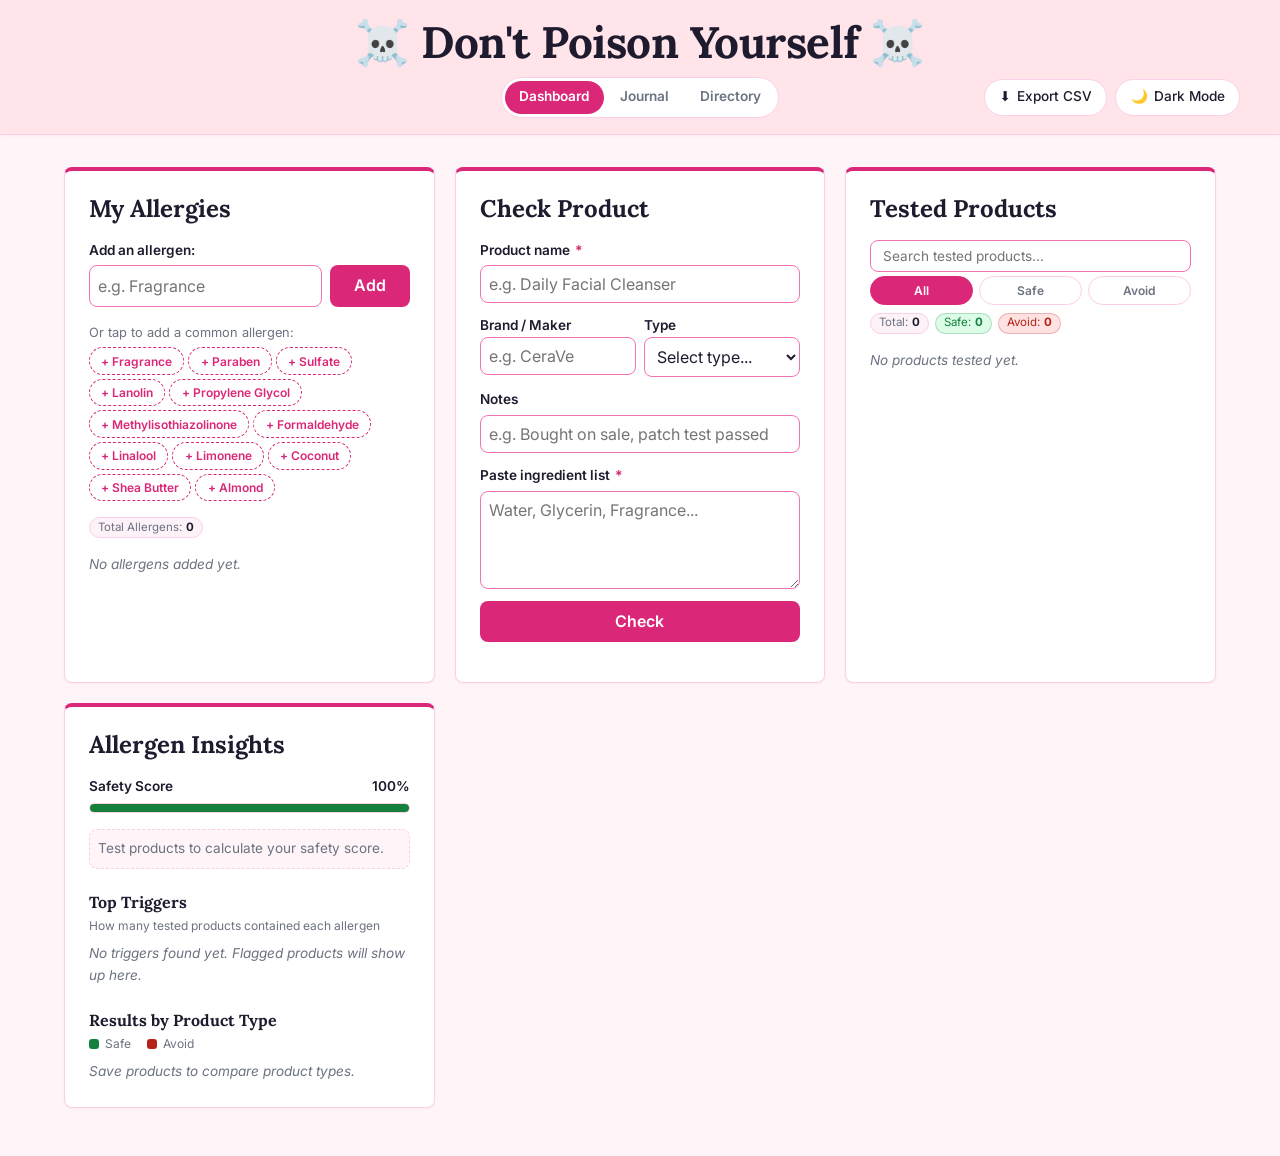
<file: index.html>
<!DOCTYPE html>
<html lang="en">
<head>
    <meta charset="UTF-8">
    <meta name="viewport" content="width=device-width, initial-scale=1.0">
    <title>☠️ Don't Poison Yourself ☠️ | Allergen Dashboard</title>
    <link rel="stylesheet" href="css/styles.css">
</head>
<body>
    <a href="#main-content" class="skip-link">Skip to content</a>

        <!-- Header & Navigation -->
    <header class="dashboard-header">
        <div class="header-content">
            <h1>
                <span aria-hidden="true">☠️</span> Don't Poison Yourself
                <span class="title-skull-end" aria-hidden="true">☠️</span>
            </h1>

            <div class="header-actions">
                <button type="button" id="export-btn" class="header-btn" aria-label="Export your data as a CSV file">
                    <span aria-hidden="true">⬇</span>
                    <span class="btn-text">Export CSV</span>
                </button>
                <button type="button" id="theme-toggle" class="header-btn" aria-label="Toggle dark mode">
                    <span class="show-when-light" aria-hidden="true">🌙</span>
                    <span class="show-when-dark" aria-hidden="true">☀️</span>
                    <span class="btn-text show-when-light">Dark Mode</span>
                    <span class="btn-text show-when-dark">Light Mode</span>
                </button>
            </div>

            <nav class="nav-links" aria-label="Pages">
                <a href="index.html" class="nav-link">Dashboard</a>
                <a href="journal.html" class="nav-link">Journal</a>
                <a href="directory.html" class="nav-link">Directory</a>
            </nav>
        </div>
    </header>
    
    <!-- Main Dashboard Container -->
    <main id="main-content" class="dashboard-grid">

        <!-- Widget 1: My Allergies -->
        <section class="widget">
            <h2>My Allergies</h2>
            <form id="allergen-form">
                <label for="allergen-input">Add an allergen:</label>
                <div class="input-row">
                    <input type="text" id="allergen-input" placeholder="e.g. Fragrance" required>
                    <button type="submit">Add</button>
                </div>
            </form>
            <p class="quick-add-label">Or tap to add a common allergen:</p>
            <div id="quick-add-list"></div>
            <div id="allergen-stats"></div>
            <ul id="allergen-list"></ul>
        </section>

        <!-- Widget 2: Check Product -->
        <section class="widget">
            <h2>Check Product</h2>
            <form id="checker-form">
                <label for="product-name">Product name <span class="required-star">*</span></label>
                <input type="text" id="product-name" placeholder="e.g. Daily Facial Cleanser" required>

                <div class="form-row">
                    <div class="form-group">
                        <label for="product-brand">Brand / Maker</label>
                        <input type="text" id="product-brand" placeholder="e.g. CeraVe">
                    </div>
                    <div class="form-group">
                        <label for="product-category">Type</label>
                        <select id="product-category">
                            <option value="">Select type...</option>
                            <option value="Skincare">Skincare</option>
                            <option value="Haircare">Haircare</option>
                            <option value="Body & Soap">Body & Soap</option>
                            <option value="Makeup">Makeup</option>
                            <option value="Household">Household</option>
                            <option value="Other">Other</option>
                        </select>
                    </div>
                </div>

                <label for="product-notes">Notes</label>
                <input type="text" id="product-notes" placeholder="e.g. Bought on sale, patch test passed">

                <label for="ingredients-input">Paste ingredient list <span class="required-star">*</span></label>
                <textarea id="ingredients-input" rows="4" placeholder="Water, Glycerin, Fragrance..." required></textarea>

                <button type="submit">Check</button>
            </form>
            <div id="checker-result"></div>
        </section>

        <!-- Widget 3: Tested Products -->
        <section class="widget">
            <h2>Tested Products</h2>

            <!-- Search & Filter Controls -->
            <div class="history-controls">
                <input type="text" id="history-search" placeholder="Search tested products...">
                <div class="filter-btn-group">
                    <button type="button" class="filter-btn active" data-filter="all">All</button>
                    <button type="button" class="filter-btn filter-safe-btn" data-filter="safe">Safe</button>
                    <button type="button" class="filter-btn filter-avoid-btn" data-filter="avoid">Avoid</button>
                </div>
            </div>

            <!-- Stats Row -->
            <div id="history-stats"></div>

            <!-- Tested Products List -->
            <ul id="history-list"></ul>
        </section>

        <!-- Widget 4: Allergen Insights -->
        <section class="widget" id="insights-widget">
            <h2>Allergen Insights</h2>
            <div class="safety-gauge-container">
                <div class="safety-gauge-header">
                    <span>Safety Score</span>
                    <span id="safety-percent">100%</span>
                </div>
                <div class="gauge-track">
                    <div id="gauge-bar" class="gauge-fill"></div>
                </div>
            </div>
            <div class="insights-summary">
                <p id="top-trigger-text">No trigger ingredients found yet.</p>
            </div>

            <!-- Chart 1: which allergens show up most -->
            <h3 class="chart-title">Top Triggers</h3>
            <p class="chart-subtitle">How many tested products contained each allergen</p>
            <div id="trigger-chart" class="bar-chart"></div>

            <!-- Chart 2: safe vs avoid for each product type -->
            <h3 class="chart-title">Results by Product Type</h3>
            <div class="chart-legend" aria-hidden="true">
                <span><span class="legend-swatch swatch-safe"></span>Safe</span>
                <span><span class="legend-swatch swatch-avoid"></span>Avoid</span>
            </div>
            <div id="category-chart" class="bar-chart"></div>
        </section>

    </main>

    <script src="js/app.js"></script>
</body>
</html>
</file>
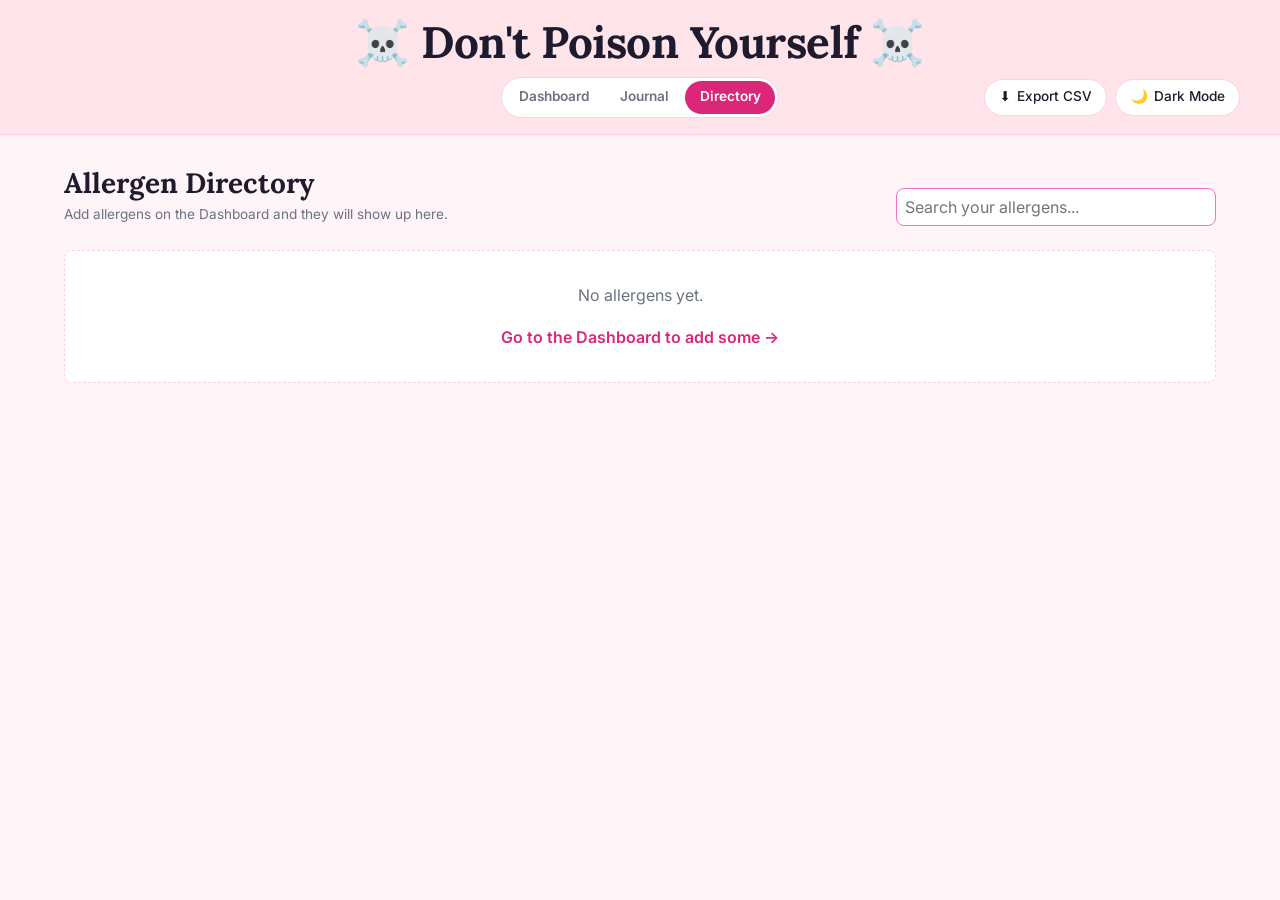
<file: directory.html>
<!DOCTYPE html>
<html lang="en">
<head>
    <meta charset="UTF-8">
    <meta name="viewport" content="width=device-width, initial-scale=1.0">
    <title>☠️ Don't Poison Yourself ☠️ | Allergen Directory</title>
    <link rel="stylesheet" href="css/styles.css">
</head>
<body>
    <a href="#main-content" class="skip-link">Skip to content</a>

        <!-- Header & Navigation -->
    <header class="dashboard-header">
        <div class="header-content">
            <h1>
                <span aria-hidden="true">☠️</span> Don't Poison Yourself
                <span class="title-skull-end" aria-hidden="true">☠️</span>
            </h1>

            <div class="header-actions">
                <button type="button" id="export-btn" class="header-btn" aria-label="Export your data as a CSV file">
                    <span aria-hidden="true">⬇</span>
                    <span class="btn-text">Export CSV</span>
                </button>
                <button type="button" id="theme-toggle" class="header-btn" aria-label="Toggle dark mode">
                    <span class="show-when-light" aria-hidden="true">🌙</span>
                    <span class="show-when-dark" aria-hidden="true">☀️</span>
                    <span class="btn-text show-when-light">Dark Mode</span>
                    <span class="btn-text show-when-dark">Light Mode</span>
                </button>
            </div>

            <nav class="nav-links" aria-label="Pages">
                <a href="index.html" class="nav-link">Dashboard</a>
                <a href="journal.html" class="nav-link">Journal</a>
                <a href="directory.html" class="nav-link">Directory</a>
            </nav>
        </div>
    </header>

    <!-- Allergen Directory Page -->
    <main id="main-content" class="directory-page">

        <section class="directory-intro">
            <div>
                <h2>Allergen Directory</h2>
                <p id="directory-summary" class="page-intro">Everything you need to know about your allergens.</p>
            </div>
            <label for="directory-search" class="visually-hidden">Search your allergens</label>
            <input type="text" id="directory-search" placeholder="Search your allergens...">
        </section>

        <div id="directory-grid" class="directory-grid"></div>

    </main>

    <script src="js/app.js"></script>
</body>
</html>
</file>
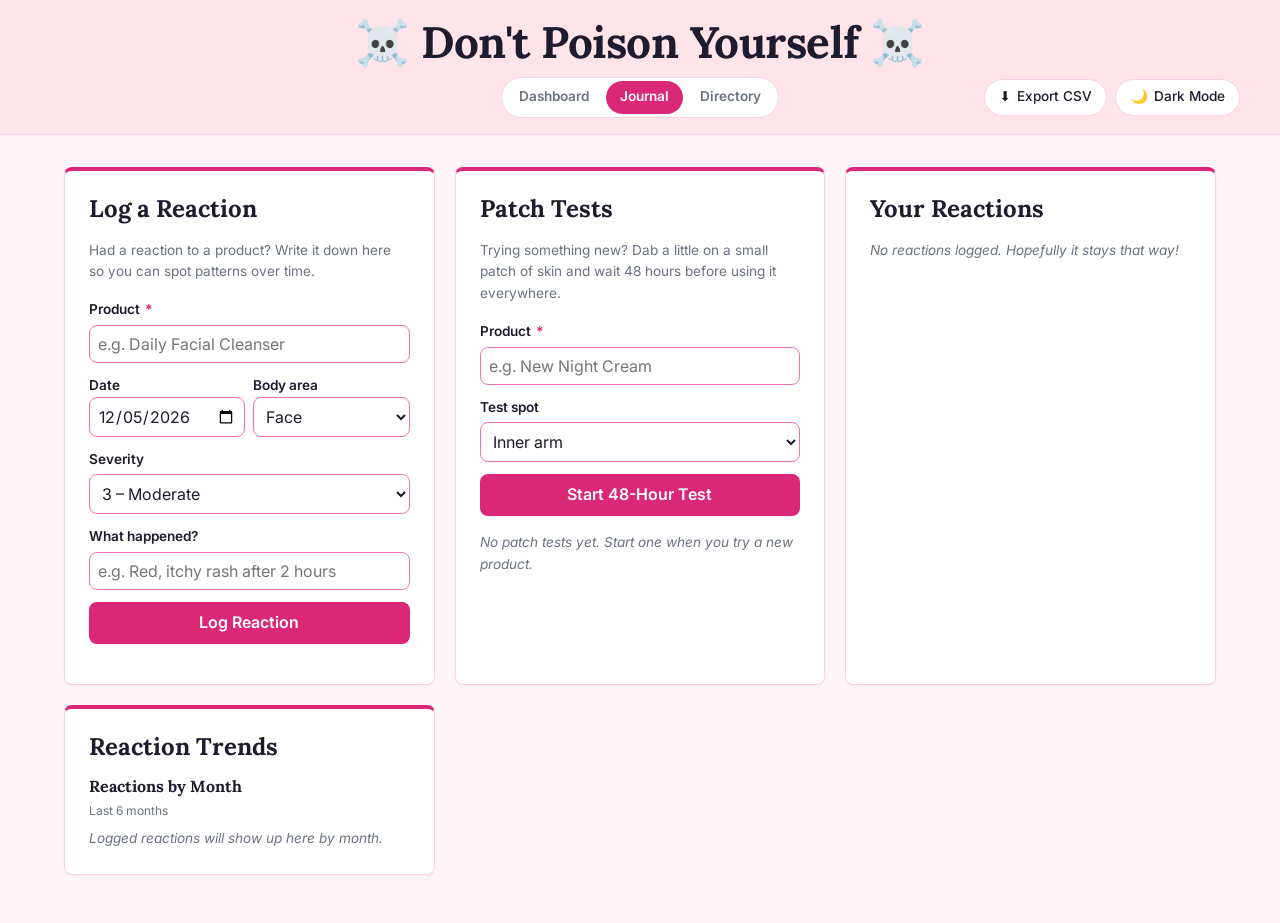
<file: journal.html>
<!DOCTYPE html>
<html lang="en">
<head>
    <meta charset="UTF-8">
    <meta name="viewport" content="width=device-width, initial-scale=1.0">
    <title>☠️ Don't Poison Yourself ☠️ | Reaction Journal</title>
    <link rel="stylesheet" href="css/styles.css">
</head>
<body>
    <a href="#main-content" class="skip-link">Skip to content</a>

        <!-- Header & Navigation -->
    <header class="dashboard-header">
        <div class="header-content">
            <h1>
                <span aria-hidden="true">☠️</span> Don't Poison Yourself
                <span class="title-skull-end" aria-hidden="true">☠️</span>
            </h1>

            <div class="header-actions">
                <button type="button" id="export-btn" class="header-btn" aria-label="Export your data as a CSV file">
                    <span aria-hidden="true">⬇</span>
                    <span class="btn-text">Export CSV</span>
                </button>
                <button type="button" id="theme-toggle" class="header-btn" aria-label="Toggle dark mode">
                    <span class="show-when-light" aria-hidden="true">🌙</span>
                    <span class="show-when-dark" aria-hidden="true">☀️</span>
                    <span class="btn-text show-when-light">Dark Mode</span>
                    <span class="btn-text show-when-dark">Light Mode</span>
                </button>
            </div>

            <nav class="nav-links" aria-label="Pages">
                <a href="index.html" class="nav-link">Dashboard</a>
                <a href="journal.html" class="nav-link">Journal</a>
                <a href="directory.html" class="nav-link">Directory</a>
            </nav>
        </div>
    </header>

    <!-- Reaction Journal Page -->
    <main id="main-content" class="dashboard-grid">

        <!-- Widget 1: Log a Reaction -->
        <section class="widget">
            <h2>Log a Reaction</h2>
            <p class="page-intro">Had a reaction to a product? Write it down here so you can spot patterns over time.</p>
            <form id="reaction-form">
                <label for="reaction-product">Product <span class="required-star">*</span></label>
                <input type="text" id="reaction-product" list="product-suggestions" placeholder="e.g. Daily Facial Cleanser" required>
                <datalist id="product-suggestions"></datalist>

                <div class="form-row">
                    <div class="form-group">
                        <label for="reaction-date">Date</label>
                        <input type="date" id="reaction-date" required>
                    </div>
                    <div class="form-group">
                        <label for="reaction-area">Body area</label>
                        <select id="reaction-area">
                            <option value="Face">Face</option>
                            <option value="Scalp">Scalp</option>
                            <option value="Eyes">Eyes</option>
                            <option value="Lips">Lips</option>
                            <option value="Hands">Hands</option>
                            <option value="Body">Body</option>
                            <option value="Other">Other</option>
                        </select>
                    </div>
                </div>

                <label for="reaction-severity">Severity</label>
                <select id="reaction-severity">
                    <option value="1">1 – Mild</option>
                    <option value="2">2 – Noticeable</option>
                    <option value="3" selected>3 – Moderate</option>
                    <option value="4">4 – Strong</option>
                    <option value="5">5 – Severe</option>
                </select>

                <label for="reaction-notes">What happened?</label>
                <input type="text" id="reaction-notes" placeholder="e.g. Red, itchy rash after 2 hours">

                <button type="submit">Log Reaction</button>
            </form>
        </section>

        <!-- Widget 2: Patch Tests -->
        <section class="widget" id="patch-widget">
            <h2>Patch Tests</h2>
            <p class="page-intro">Trying something new? Dab a little on a small patch of skin and wait 48 hours before using it everywhere.</p>
            <form id="patch-form">
                <label for="patch-product">Product <span class="required-star">*</span></label>
                <input type="text" id="patch-product" list="product-suggestions" placeholder="e.g. New Night Cream" required>

                <label for="patch-spot">Test spot</label>
                <select id="patch-spot">
                    <option value="Inner arm">Inner arm</option>
                    <option value="Behind the ear">Behind the ear</option>
                    <option value="Jawline">Jawline</option>
                    <option value="Wrist">Wrist</option>
                    <option value="Other">Other</option>
                </select>

                <button type="submit">Start 48-Hour Test</button>
            </form>
            <ul id="patch-list"></ul>
        </section>

        <!-- Widget 3: Your Reactions -->
        <section class="widget">
            <h2>Your Reactions</h2>
            <div id="reaction-stats"></div>
            <ul id="reaction-list"></ul>
        </section>

        <!-- Widget 4: Reaction Trends -->
        <section class="widget">
            <h2>Reaction Trends</h2>
            <h3 class="chart-title chart-title-first">Reactions by Month</h3>
            <p class="chart-subtitle">Last 6 months</p>
            <div id="reaction-chart" class="bar-chart"></div>
        </section>

    </main>

    <script src="js/app.js"></script>
</body>
</html>
</file>
<file: css/styles.css>
@import url('https://fonts.googleapis.com/css2?family=Inter:wght@400;500;600&family=Lora:wght@400;700&display=swap');

/* =========================================================
   1. RESET
   ========================================================= */
*,
*::before,
*::after {
    box-sizing: border-box;
    margin: 0;
    padding: 0;
}

img {
    max-width: 100%;
    height: auto;
    display: block;
}

/* =========================================================
   2. DESIGN TOKENS
   ========================================================= */
:root {
    /* Pink palette */
    --color-accent: #db2777;
    --color-accent-hover: #be185d;
    --color-accent-light: #fdf2f8;
    --color-accent-border: #fbcfe8;
    --color-danger: #b42318;
    --color-danger-bg: #fee2e2;
    --color-safe: #15803d;
    --color-safe-bg: #dcfce7;
    --color-warning: #eab308;
    --color-text: #1e1b2e;
    --color-muted: #6b7280;
    --color-border: #f472b6;
    --color-bg: #fff5f8;
    --color-surface: #ffffff;
    --color-header-bg: #ffe4e9;

    --radius-md: 8px;
    --radius-pill: 9999px;

    --shadow-sm: 0 1px 3px rgba(219, 39, 119, 0.06);

    --space-xs: 0.25rem;
    --space-sm: 0.5rem;
    --space-md: 1rem;
    --space-lg: 1.5rem;
    --space-xl: 2rem;

    --font-stack: 'Inter', system-ui, -apple-system, sans-serif;
    --font-serif: 'Lora', Georgia, serif;
    --text-base: 1rem;
    --leading-body: 1.6;
    --leading-heading: 1.2;
}

body.theme-dark {
    --color-bg: #141a26;
    --color-surface: #1f2937;
    --color-header-bg: #1a2234;
    --color-text: #f7fafc;
    --color-muted: #a9b4c4;
    --color-border: #2c3648;
    --color-accent: #c9a9f0;
    --color-accent-hover: #b48ee8;
    --color-accent-border: #3b4252;
    --color-accent-light: #2c3648;
    --color-danger: #f97066;
    --color-danger-bg: #3f1d24;
    --color-safe: #86efac;
    --color-safe-bg: #143527;
    --shadow-sm: 0 2px 8px rgba(0, 0, 0, 0.3);
}

/* =========================================================
   3. BASE ELEMENT STYLES
   ========================================================= */
body {
    background-color: var(--color-bg);
    color: var(--color-text);
    font-family: var(--font-stack);
    font-size: var(--text-base);
    line-height: var(--leading-body);
}

h1, h2, h3, h4 {
    font-family: var(--font-serif);
    color: var(--color-text);
    line-height: var(--leading-heading);
}

p {
    margin-bottom: var(--space-md);
}

p:last-child {
    margin-bottom: 0;
}

a {
    color: var(--color-accent);
    text-decoration: none;
}

a:hover {
    text-decoration: underline;
}

:focus-visible {
    outline: 2px solid var(--color-accent);
    outline-offset: 2px;
}

/* Hidden above the page until someone presses Tab (fully off-screen so no sliver shows) */
.skip-link {
    position: absolute;
    top: -100px;
    left: 0;
    background: var(--color-accent);
    color: var(--color-surface);
    padding: 8px 16px;
    z-index: 100;
}

.skip-link:focus {
    top: 0;
}

/* =========================================================
   4. HEADER
   ========================================================= */
.dashboard-header {
    background-color: var(--color-header-bg);
    border-bottom: 1px solid var(--color-accent-border);
    padding: var(--space-md) var(--space-lg);
    margin-bottom: var(--space-xl);
    box-shadow: var(--shadow-sm);
}

/* Title centered on top; page tabs centered underneath, buttons on the right */
.header-content {
    max-width: 1200px;
    margin: 0 auto;
    display: grid;
    grid-template-columns: 1fr auto 1fr;
    grid-template-areas:
        "title title title"
        ".     nav   actions";
    align-items: center;
    gap: var(--space-sm) var(--space-md);
}

.dashboard-header h1 {
    grid-area: title;
    text-align: center;
    font-size: clamp(1.75rem, 4vw, 2.75rem);  /* big on laptops, a bit smaller on tablets */
    font-weight: 700;
    letter-spacing: -0.5px;
}

/* Page tabs: one pill-shaped bar, the current page filled in */
.nav-links {
    grid-area: nav;
    display: flex;
    gap: 2px;
    padding: 3px;
    background-color: var(--color-surface);
    border: 1px solid var(--color-accent-border);
    border-radius: var(--radius-pill);
}

.nav-link {
    font-size: 0.85rem;
    font-weight: 600;
    color: var(--color-muted);
    padding: 0.35rem 0.9rem;
    border-radius: var(--radius-pill);
    text-align: center;
    white-space: nowrap;
    transition: background-color 0.2s ease, color 0.2s ease;
}

.nav-link:hover {
    color: var(--color-accent);
    background-color: var(--color-accent-light);
    text-decoration: none;
}

.nav-link.active,
.nav-link.active:hover {
    color: var(--color-surface);
    background-color: var(--color-accent);
}

/* Export + Dark Mode buttons */
.header-actions {
    grid-area: actions;
    justify-self: end;
    display: flex;
    gap: var(--space-sm);
}

button.header-btn {
    display: inline-flex;
    align-items: center;
    justify-content: center;
    gap: 6px;
    background-color: var(--color-surface);
    color: var(--color-text);
    border: 1px solid var(--color-accent-border);
    padding: 0.4rem 0.9rem;
    font-size: 0.85rem;
    font-weight: 500;
    border-radius: var(--radius-pill);
    white-space: nowrap;
}

button.header-btn:hover {
    background-color: var(--color-accent-light);
    border-color: var(--color-accent);
}

/* Dark mode button shows 🌙 "Dark Mode" in light mode, ☀️ "Light Mode" in dark mode */
.show-when-dark {
    display: none;
}

body.theme-dark .show-when-dark {
    display: inline;
}

body.theme-dark .show-when-light {
    display: none;
}

/* Tablets and phones: tabs on the left, round icon buttons on the right */
@media (max-width: 1000px) {
    .dashboard-header {
        padding: var(--space-md);
        margin-bottom: var(--space-lg);
    }

    .header-content {
        grid-template-columns: 1fr auto;
        grid-template-areas:
            "title title"
            "nav   actions";
    }

    .nav-links {
        justify-self: start;
    }

    .btn-text,
    body.theme-dark .btn-text {
        display: none;
    }

    .dashboard-header h1 {
        font-size: 1.6rem;
    }

    .nav-link {
        padding: 0.35rem 0.5rem;
    }

    button.header-btn {
        width: 38px;
        height: 38px;
        padding: 0;
        font-size: 1rem;
    }
}

/* Very small phones: squeeze the title, tabs and buttons a little more */
@media (max-width: 360px) {
    .dashboard-header h1 {
        font-size: 1.3rem;
    }

    .nav-link {
        font-size: 0.75rem;
        padding: 0.3rem 0.4rem;
    }

    .header-actions {
        gap: var(--space-xs);
    }

    button.header-btn {
        width: 34px;
        height: 34px;
    }
}

/* =========================================================
   5. DASHBOARD LAYOUT & WIDGET CARDS
   ========================================================= */
.dashboard-grid {
    max-width: 1200px;
    margin: 0 auto 3rem;
    padding: 0 var(--space-lg);
    display: grid;
    grid-template-columns: repeat(auto-fit, minmax(300px, 1fr));
    gap: 20px;
}

.widget {
    display: flex;
    flex-direction: column;
    padding: var(--space-lg);
    background-color: var(--color-surface);
    border: 1px solid var(--color-accent-border);
    border-top: 4px solid var(--color-accent);
    border-radius: var(--radius-md);
    box-shadow: var(--shadow-sm);
    transition: transform 0.2s ease;
}

.widget:hover {
    transform: translateY(-2px);
}

.widget h2 {
    margin-bottom: var(--space-md);
}

.empty-state {
    color: var(--color-muted);
    font-style: italic;
    font-size: 0.85rem;
}

/* =========================================================
   6. FORMS & INPUTS
   ========================================================= */
form {
    display: flex;
    flex-direction: column;
    gap: var(--space-xs);
    margin-bottom: var(--space-md);
}

label {
    font-size: 0.85rem;
    font-weight: 600;
    color: var(--color-text);
}

.required-star {
    color: var(--color-accent);
    font-weight: 700;
    margin-left: 2px;
}

input[type="text"],
input[type="date"],
textarea,
select {
    width: 100%;
    padding: var(--space-sm);
    border: 1px solid var(--color-border);
    border-radius: var(--radius-md);
    background-color: var(--color-surface);
    color: var(--color-text);
    font-family: inherit;
    font-size: var(--text-base);
    margin-bottom: var(--space-sm);
}

select {
    cursor: pointer;
}

.input-row {
    display: flex;
    gap: var(--space-sm);
}

.input-row input {
    margin-bottom: 0;
}

/* Two fields side by side */
.form-row {
    display: flex;
    gap: var(--space-sm);
}

.form-group {
    flex: 1;
    display: flex;
    flex-direction: column;
}

/* =========================================================
   7. BUTTONS
   ========================================================= */
button {
    font: inherit;
    font-weight: 600;
    padding: var(--space-sm) var(--space-lg);
    border: none;
    border-radius: var(--radius-md);
    cursor: pointer;
    background-color: var(--color-accent);
    color: #ffffff;
    transition: background-color 0.2s ease;
}

button:hover {
    background-color: var(--color-accent-hover);
}

button:disabled {
    opacity: 0.5;
    cursor: not-allowed;
}

/* Small text-style delete button (tags & history) */
button.delete-btn {
    background: transparent;
    color: var(--color-muted);
    font-size: 0.75rem;
    font-weight: 500;
    padding: 2px 6px;
}

button.delete-btn:hover {
    color: var(--color-danger);
    text-decoration: underline;
}

/* =========================================================
   8. MY ALLERGIES (TAGS + QUICK-ADD)
   ========================================================= */
#allergen-list {
    list-style: none;
    display: flex;
    flex-wrap: wrap;
    gap: var(--space-xs);
    margin-top: var(--space-sm);
}

.allergen-tag {
    display: inline-flex;
    align-items: center;
    background-color: var(--color-accent-light);
    border: 1px solid var(--color-accent-border);
    padding: 0.2rem 0.6rem;
    border-radius: var(--radius-pill);
    font-size: 0.85rem;
    color: var(--color-text);
}

.allergen-tag button.delete-btn {
    font-size: 1.1rem;
    margin-left: 0.25rem;
    padding: 0;
    color: var(--color-danger);
    line-height: 1;
}

.quick-add-label {
    font-size: 0.8rem;
    font-weight: 400;
    color: var(--color-muted);
    margin-bottom: var(--space-xs);
}

#quick-add-list {
    display: flex;
    flex-wrap: wrap;
    gap: var(--space-xs);
    margin-bottom: var(--space-md);
}

button.quick-add-btn {
    background-color: var(--color-surface);
    color: var(--color-accent);
    border: 1px dashed var(--color-accent);
    border-radius: var(--radius-pill);
    padding: 0.2rem 0.7rem;
    font-size: 0.75rem;
}

button.quick-add-btn:hover {
    background-color: var(--color-accent-light);
}

button.quick-add-btn.added {
    background-color: var(--color-accent-light);
    color: var(--color-muted);
    border-style: solid;
    border-color: var(--color-accent-border);
    cursor: default;
}

/* =========================================================
   9. STATS PILLS
   ========================================================= */
.stats-row {
    display: flex;
    flex-wrap: wrap;
    align-items: center;
    gap: 0.35rem;
    margin-bottom: var(--space-sm);
}

.stat-pill {
    display: inline-flex;
    align-items: center;
    gap: 0.25rem;
    font-size: 0.72rem;
    line-height: 1.2;
    color: var(--color-muted);
    background-color: var(--color-accent-light);
    border: 1px solid var(--color-accent-border);
    padding: 0.15rem 0.5rem;
    border-radius: var(--radius-pill);
}

.stat-pill strong {
    color: var(--color-text);
}

.stat-pill.stat-safe {
    background-color: var(--color-safe-bg);
    color: var(--color-safe);
    border-color: rgba(21, 128, 61, 0.25);
}

.stat-pill.stat-avoid {
    background-color: var(--color-danger-bg);
    color: var(--color-danger);
    border-color: rgba(180, 35, 24, 0.25);
}

.stat-pill.stat-safe strong,
.stat-pill.stat-avoid strong {
    color: inherit;
}

/* =========================================================
   10. CHECK PRODUCT RESULTS
   ========================================================= */
.result-alert {
    display: flex;
    flex-direction: column;
    gap: var(--space-sm);
    padding: var(--space-md);
    margin-top: var(--space-md);
    border-radius: var(--radius-md);
}

.result-alert button {
    align-self: flex-start;
}

.alert-safe {
    background-color: var(--color-safe-bg);
    border: 1px solid var(--color-safe);
    color: var(--color-safe);
}

.alert-danger {
    background-color: var(--color-danger-bg);
    border: 1px solid var(--color-danger);
    color: var(--color-danger);
}

.alert-warning {
    background-color: var(--color-accent-light);
    border: 1px solid var(--color-accent-border);
    color: var(--color-text);
}

/* Ingredient breakdown: every ingredient as a chip, flagged ones in red */
.ingredient-breakdown {
    display: flex;
    flex-wrap: wrap;
    gap: var(--space-xs);
}

.ingredient-chip {
    font-size: 0.75rem;
    padding: 0.1rem 0.5rem;
    border-radius: var(--radius-pill);
    background-color: var(--color-surface);
    color: var(--color-muted);
    border: 1px solid var(--color-accent-border);
}

.ingredient-chip.ingredient-flagged {
    background-color: var(--color-danger);
    border-color: var(--color-danger);
    color: var(--color-surface);
    font-weight: 600;
}

/* =========================================================
   11. TESTED PRODUCTS (SEARCH, FILTERS, LIST)
   ========================================================= */
.history-controls {
    display: flex;
    flex-direction: column;
    gap: var(--space-xs);
    margin-bottom: var(--space-sm);
}

#history-search {
    margin-bottom: 0;
    font-size: 0.85rem;
    padding: 0.45rem 0.75rem;
}

.filter-btn-group {
    display: flex;
    gap: 0.35rem;
}

button.filter-btn {
    flex: 1;
    background: transparent;
    color: var(--color-muted);
    border: 1px solid var(--color-accent-border);
    border-radius: var(--radius-pill);
    padding: 0.25rem 0.5rem;
    font-size: 0.75rem;
    transition: all 0.2s ease;
}

button.filter-btn:hover {
    background: var(--color-accent-light);
    color: var(--color-text);
}

button.filter-btn.active {
    background-color: var(--color-accent);
    border-color: var(--color-accent);
    color: #ffffff;
}

button.filter-btn.filter-safe-btn.active {
    background-color: var(--color-safe);
    border-color: var(--color-safe);
}

button.filter-btn.filter-avoid-btn.active {
    background-color: var(--color-danger);
    border-color: var(--color-danger);
}

#history-list {
    list-style: none;
    display: flex;
    flex-direction: column;
    gap: var(--space-sm);
    margin-top: var(--space-sm);
}

.history-item {
    display: flex;
    justify-content: space-between;
    align-items: flex-start;
    gap: 0.75rem;
    padding: var(--space-sm) var(--space-md);
    border: 1px solid var(--color-accent-border);
    border-radius: var(--radius-md);
    background-color: var(--color-surface);
}

.history-info {
    flex: 1;
    display: flex;
    flex-direction: column;
    gap: 4px;
}

.history-header {
    display: flex;
    flex-wrap: wrap;
    justify-content: space-between;
    align-items: center;
    gap: 0.35rem;
}

.history-brand {
    color: var(--color-muted);
    font-size: 0.85rem;
    font-weight: 500;
}

.history-notes {
    font-size: 0.8rem;
    color: var(--color-muted);
    font-style: italic;
}

.category-badge {
    display: inline-block;
    font-size: 0.68rem;
    font-weight: 600;
    text-transform: uppercase;
    background-color: var(--color-accent-light);
    color: var(--color-accent);
    border: 1px solid var(--color-accent-border);
    padding: 1px 6px;
    border-radius: var(--radius-pill);
    margin-left: 4px;
    vertical-align: middle;
}

.badge-safe {
    color: var(--color-safe);
    font-weight: 600;
}

.badge-danger {
    color: var(--color-danger);
    font-weight: 600;
}

/* =========================================================
   12. ALLERGEN INSIGHTS (SAFETY METER)
   ========================================================= */
.safety-gauge-container {
    margin-bottom: var(--space-md);
}

.safety-gauge-header {
    display: flex;
    justify-content: space-between;
    font-size: 0.85rem;
    font-weight: 600;
    margin-bottom: 0.35rem;
}

.gauge-track {
    width: 100%;
    height: 10px;
    background-color: var(--color-accent-light);
    border: 1px solid var(--color-accent-border);
    border-radius: var(--radius-pill);
    overflow: hidden;
}

.gauge-fill {
    height: 100%;
    width: 100%;
    background-color: var(--color-safe);
    transition: width 0.4s ease, background-color 0.4s ease;
}

.insights-summary {
    font-size: 0.85rem;
    color: var(--color-muted);
    background-color: var(--color-bg);
    padding: var(--space-sm);
    border-radius: var(--radius-md);
    border: 1px dashed var(--color-accent-border);
}

/* =========================================================
   13. INSIGHTS CHARTS
   ========================================================= */
.chart-title {
    font-size: 1rem;
    margin-top: var(--space-lg);
    margin-bottom: var(--space-xs);
}

.chart-subtitle {
    font-size: 0.75rem;
    color: var(--color-muted);
    margin-bottom: var(--space-sm);
}

.chart-legend {
    display: flex;
    gap: var(--space-md);
    font-size: 0.75rem;
    color: var(--color-muted);
    margin-bottom: var(--space-sm);
}

.chart-legend > span {
    display: inline-flex;
    align-items: center;
    gap: 6px;
}

.legend-swatch {
    width: 10px;
    height: 10px;
    border-radius: 3px;
}

.swatch-safe  { background-color: var(--color-safe); }
.swatch-avoid { background-color: var(--color-danger); }

.bar-chart {
    display: flex;
    flex-direction: column;
    gap: var(--space-sm);
}

/* One row = label | bar | number */
.bar-row {
    display: grid;
    grid-template-columns: minmax(70px, 30%) 1fr auto;
    align-items: center;
    gap: var(--space-sm);
    font-size: 0.8rem;
}

.bar-label {
    color: var(--color-text);
    overflow: hidden;
    text-overflow: ellipsis;
    white-space: nowrap;
}

.bar-value {
    color: var(--color-muted);
    font-variant-numeric: tabular-nums;
    white-space: nowrap;
}

.bar-track {
    height: 12px;
    background-color: var(--color-accent-light);
    border-radius: 4px;
    overflow: hidden;
}

.bar-fill {
    height: 100%;
    background-color: var(--color-accent);
    border-radius: 0 4px 4px 0;
    transition: width 0.4s ease;
}

/* Stacked bar: safe + avoid side by side with a small gap */
.bar-track-stacked {
    display: flex;
    gap: 2px;
    background-color: transparent;
}

.bar-track-stacked .bar-fill {
    border-radius: 4px;
}

.bar-safe  { background-color: var(--color-safe); }
.bar-avoid { background-color: var(--color-danger); }

.bar-row:hover .bar-fill {
    filter: brightness(1.1);
}

/* =========================================================
   14. REACTION JOURNAL, RE-CHECK & PATCH TESTS
   ========================================================= */
.page-intro {
    font-size: 0.85rem;
    color: var(--color-muted);
}

.chart-title-first {
    margin-top: 0;
}

#reaction-list {
    list-style: none;
    display: flex;
    flex-direction: column;
    gap: var(--space-sm);
    margin-bottom: var(--space-sm);
}

.severity-badge {
    font-size: 0.7rem;
    font-weight: 700;
    padding: 2px 8px;
    border-radius: var(--radius-pill);
    white-space: nowrap;
}

.sev-low {
    background-color: var(--color-accent-light);
    color: var(--color-accent);
    border: 1px solid var(--color-accent-border);
}

.sev-medium {
    background-color: #fef3c7;
    color: #92400e;
    border: 1px solid rgba(146, 64, 14, 0.25);
}

.sev-high {
    background-color: var(--color-danger-bg);
    color: var(--color-danger);
    border: 1px solid rgba(180, 35, 24, 0.25);
}

body.theme-dark .sev-medium {
    background-color: #3a2e12;
    color: #fcd34d;
}

/* Message under My Allergies after saved products are re-checked */
.recheck-notice {
    display: flex;
    flex-direction: column;
    gap: 2px;
    margin-top: var(--space-md);
    padding: var(--space-sm) var(--space-md);
    font-size: 0.8rem;
    background-color: var(--color-accent-light);
    border: 1px solid var(--color-accent-border);
    border-left: 4px solid var(--color-accent);
    border-radius: var(--radius-md);
}

/* "Patch test passed / failed" label in the Tested Products list */
.patch-badge {
    font-size: 0.75rem;
    font-weight: 600;
}

/* Patch test tracker */
#patch-list {
    list-style: none;
    display: flex;
    flex-direction: column;
    gap: var(--space-sm);
}

.patch-status {
    font-size: 0.7rem;
    font-weight: 700;
    padding: 2px 8px;
    border-radius: var(--radius-pill);
    white-space: nowrap;
}

.patch-running {
    background-color: var(--color-accent-light);
    color: var(--color-accent);
    border: 1px solid var(--color-accent-border);
}

.patch-ready {
    background-color: #fef3c7;
    color: #92400e;
}

body.theme-dark .patch-ready {
    background-color: #3a2e12;
    color: #fcd34d;
}

.patch-passed {
    background-color: var(--color-safe-bg);
    color: var(--color-safe);
}

.patch-failed {
    background-color: var(--color-danger-bg);
    color: var(--color-danger);
}

.patch-badge.patch-passed,
.patch-badge.patch-failed {
    background: none;
}

.patch-progress {
    height: 8px;
    margin: var(--space-xs) 0;
    background-color: var(--color-accent-light);
    border-radius: var(--radius-pill);
    overflow: hidden;
}

.patch-progress-fill {
    height: 100%;
    background-color: var(--color-accent);
    border-radius: var(--radius-pill);
    transition: width 0.4s ease;
}

.patch-question {
    font-size: 0.8rem;
    color: var(--color-muted);
    margin-bottom: var(--space-xs);
}

.patch-actions {
    display: flex;
    gap: var(--space-xs);
}

button.patch-btn {
    flex: 1;
    font-size: 0.75rem;
    padding: 0.3rem 0.4rem;
    border-radius: var(--radius-pill);
    white-space: nowrap;
}

button.patch-btn-pass {
    background-color: var(--color-safe-bg);
    color: var(--color-safe);
    border: 1px solid var(--color-safe);
}

button.patch-btn-fail {
    background-color: var(--color-danger-bg);
    color: var(--color-danger);
    border: 1px solid var(--color-danger);
}

button.patch-btn-pass:hover,
button.patch-btn-fail:hover {
    filter: brightness(0.95);
}

button.patch-btn-pass:hover {
    background-color: var(--color-safe-bg);
}

button.patch-btn-fail:hover {
    background-color: var(--color-danger-bg);
}

.patch-log-link {
    font-size: 0.8rem;
    font-weight: 600;
}

/* =========================================================
   15. ALLERGEN DIRECTORY PAGE
   ========================================================= */
.directory-page {
    max-width: 1200px;
    margin: 0 auto 3rem;
    padding: 0 var(--space-lg);
}

.directory-intro {
    display: flex;
    flex-wrap: wrap;
    justify-content: space-between;
    align-items: flex-end;
    gap: var(--space-md);
    margin-bottom: var(--space-lg);
}

.directory-intro h2 {
    font-size: 1.75rem;
    margin-bottom: var(--space-xs);
}

#directory-search {
    max-width: 320px;
    margin-bottom: 0;
}

/* Hidden on screen but still read by screen readers */
.visually-hidden {
    position: absolute;
    width: 1px;
    height: 1px;
    overflow: hidden;
    clip: rect(0 0 0 0);
    white-space: nowrap;
}

.directory-grid {
    display: grid;
    grid-template-columns: repeat(auto-fill, minmax(280px, 1fr));
    gap: 20px;
    align-items: start;
}

.allergen-card {
    display: flex;
    flex-direction: column;
    gap: var(--space-sm);
    padding: var(--space-lg);
    background-color: var(--color-surface);
    border: 1px solid var(--color-accent-border);
    border-top: 4px solid var(--color-accent);
    border-radius: var(--radius-md);
    box-shadow: var(--shadow-sm);
}

.card-header {
    display: flex;
    justify-content: space-between;
    align-items: flex-start;
    gap: var(--space-sm);
}

.card-header h3 {
    font-size: 1.25rem;
}

.found-badge {
    font-size: 0.7rem;
    font-weight: 700;
    padding: 2px 8px;
    border-radius: var(--radius-pill);
    white-space: nowrap;
}

.found-yes {
    background-color: var(--color-danger-bg);
    color: var(--color-danger);
}

.found-no {
    background-color: var(--color-safe-bg);
    color: var(--color-safe);
}

.card-about {
    font-size: 0.85rem;
    color: var(--color-text);
    margin-bottom: 0;
}

.card-label {
    display: block;
    font-size: 0.7rem;
    font-weight: 700;
    text-transform: uppercase;
    letter-spacing: 0.04em;
    color: var(--color-muted);
    margin-bottom: 2px;
}

.card-text {
    font-size: 0.85rem;
    margin-bottom: 0;
}

.card-muted {
    color: var(--color-muted);
    font-style: italic;
}

.name-chips {
    display: flex;
    flex-wrap: wrap;
    gap: var(--space-xs);
}

.name-chip {
    font-size: 0.75rem;
    padding: 0.1rem 0.55rem;
    border-radius: var(--radius-pill);
    background-color: var(--color-accent-light);
    color: var(--color-accent);
    border: 1px solid var(--color-accent-border);
}

.card-footer {
    border-top: 1px dashed var(--color-accent-border);
    padding-top: var(--space-sm);
    margin-top: var(--space-xs);
}

.card-products {
    list-style: none;
    font-size: 0.85rem;
    color: var(--color-danger);
    display: flex;
    flex-direction: column;
    gap: 2px;
}

.directory-empty {
    grid-column: 1 / -1;
    text-align: center;
    padding: var(--space-xl);
    background-color: var(--color-surface);
    border: 1px dashed var(--color-accent-border);
    border-radius: var(--radius-md);
    color: var(--color-muted);
}

.directory-empty-link {
    font-weight: 600;
}

/* =========================================================
   16. RESPONSIVE
   ========================================================= */
@media (max-width: 768px) {
    .dashboard-grid {
        grid-template-columns: 1fr;
    }

    .directory-page {
        padding: 0 var(--space-md);
    }

    #directory-search {
        max-width: none;
    }

    .form-row {
        flex-direction: column;
        gap: 0;
    }
}
</file>
